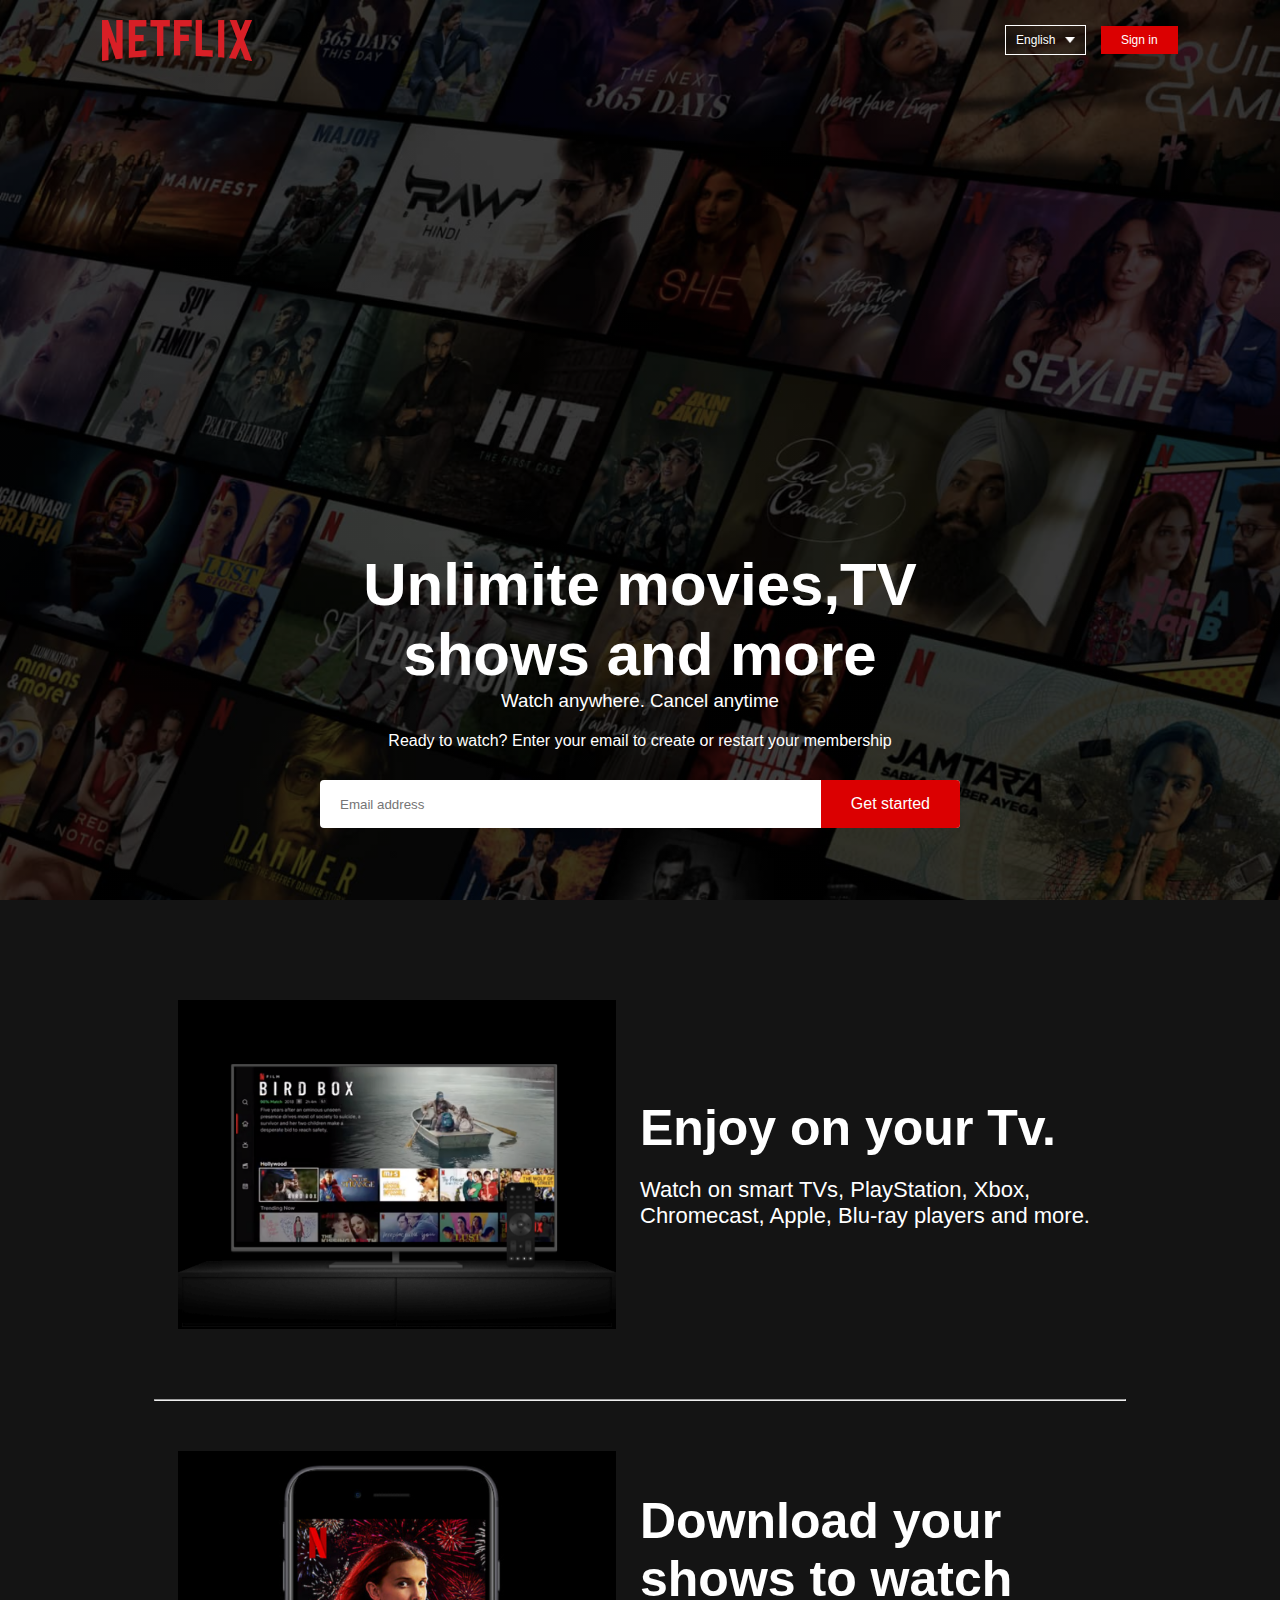
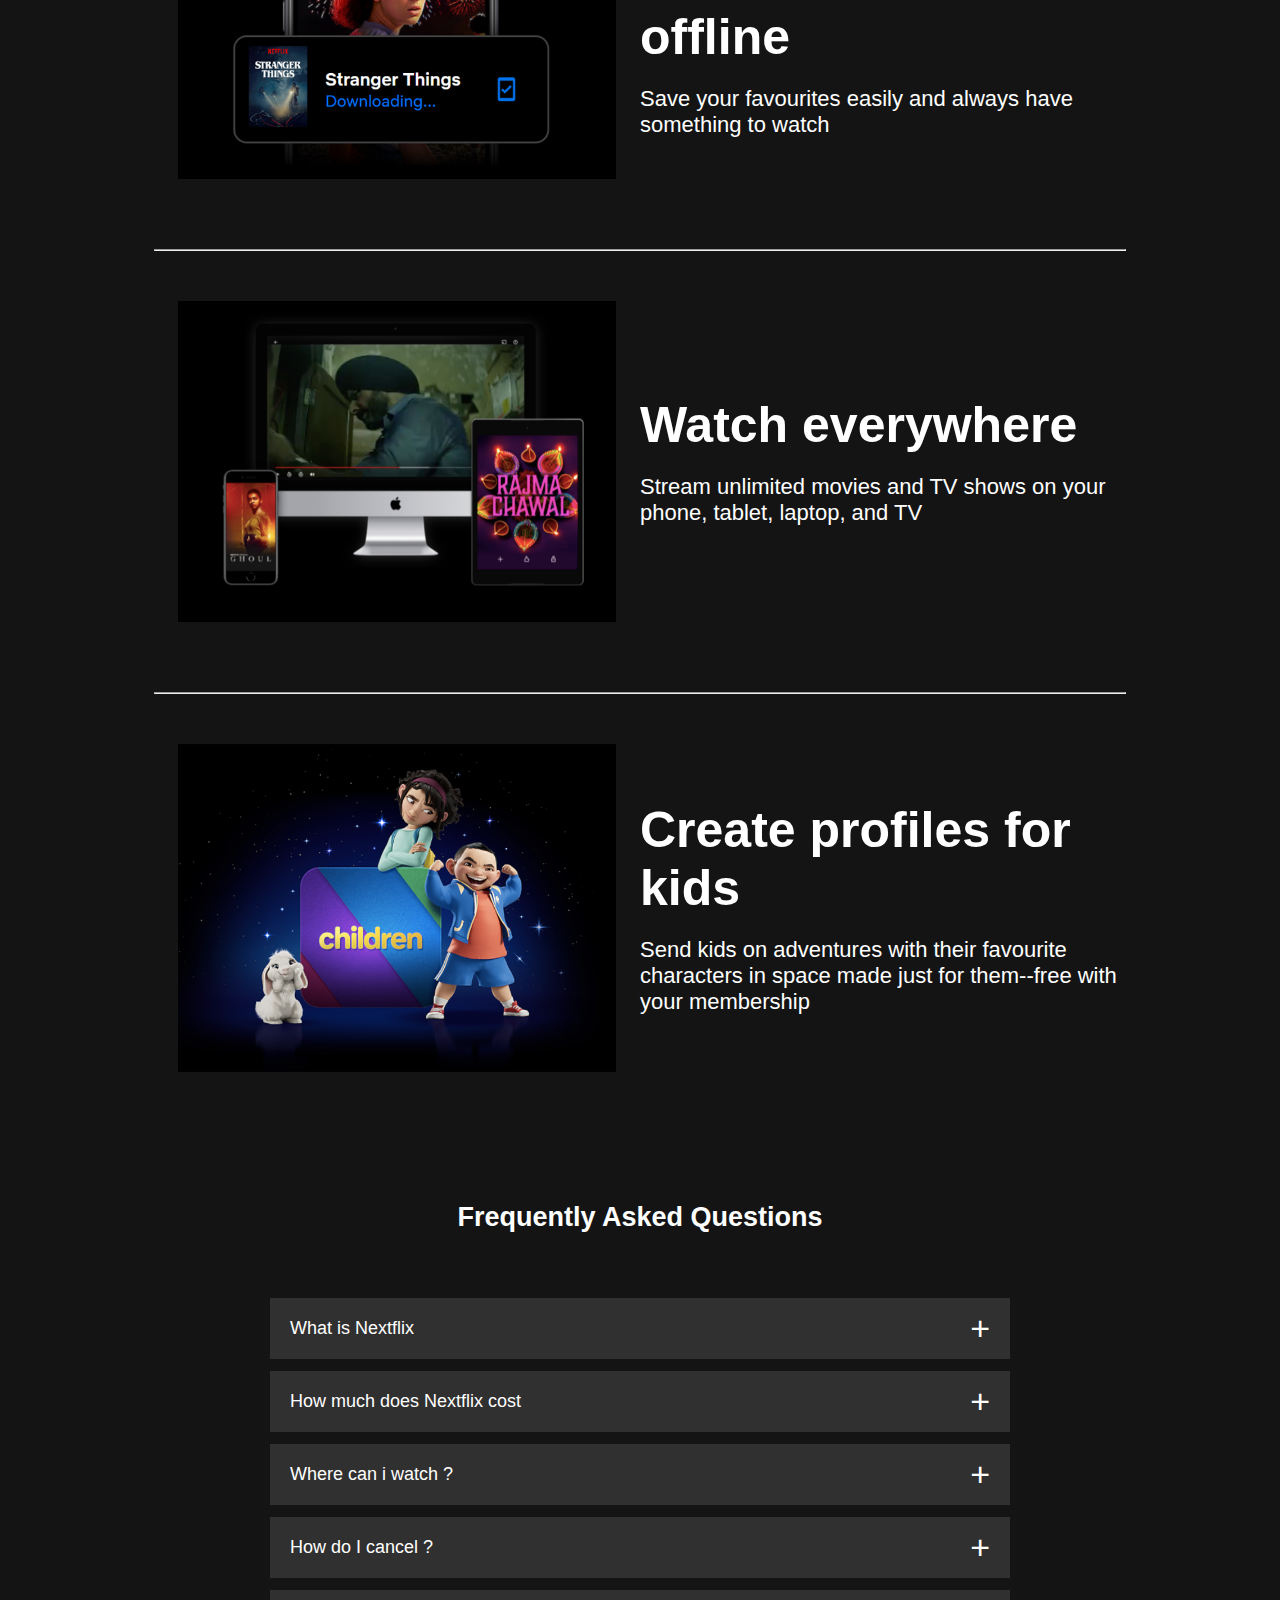
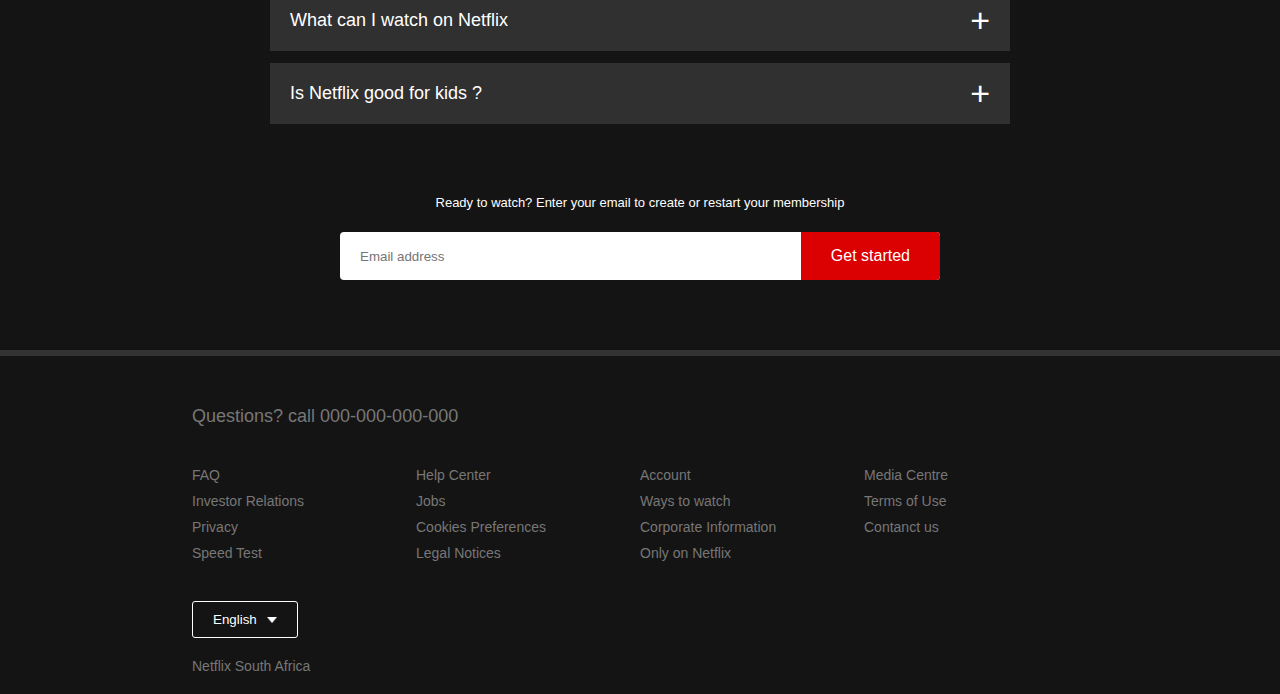
<file: index.html>
<!DOCTYPE html>
<html lang="en">
<head>
    <meta charset="UTF-8">
    <meta name="viewport" content="width=device-width, initial-scale=1.0">
    <title>Netflix Website clone</title>
    <link rel="stylesheet" href="style.css">
</head>
<body>
    <!-- Header  -->
    <div class="header">
        <nav>
            <img src="images/logo.png" class="logo">
            <div>
                <button class="language-btn">English<img src="images/down-icon.png" alt=""></button>
                <a href="signin.html" target="_blank"><button>Sign in</button></a>
            </div>
        </nav>
        <div class="header-content">
            <h1>Unlimite movies,TV shows and more</h1>
            <h3>Watch anywhere. Cancel anytime</h3>
            <p>Ready to watch? Enter your email to create or restart your membership</p>
            <form class="email-signup">
                <input type="email" placeholder="Email address" required>
                <button type="submit">Get started</button>
            </form>
        </div>
        
    </div>
<!-- Features1------------- -->
    <div class="features">
        <div class="row">
            <div class="img-col">
                <img src="images/feature-1.png">
            </div>
            <div class="text-col">
                <h2>Enjoy on your Tv.</h2>
                <p>Watch on smart TVs, PlayStation, Xbox, Chromecast, Apple, Blu-ray players and more.</p>

            </div>
          

        </div>
        <hr>

        <!-- -------------2 -->
        <div class="row">
            <div class="img-col">
                <img src="images/feature-2.png">
            </div>
            <div class="text-col">
                <h2>Download your shows to watch offline</h2>
                <p>Save your favourites easily and always have something to watch</p>

            </div>
            
           

        </div>
        <hr>
        <!-- ---------------3 -->
        <div class="row">
            <div class="img-col">
                <img src="images/feature-3.png">
            </div>
            <div class="text-col">
                <h2>Watch everywhere</h2>
                <p>Stream unlimited movies and TV shows on your phone, tablet, laptop, and TV</p>

            </div>
           
    

        </div>
        <hr>
        <!-- --------- 4-->
        <div class="row">
            <div class="img-col">
                <img src="images/feature-4.png">
            </div>
            <div class="text-col">
                <h2>Create profiles for kids </h2>
                <p>Send kids on adventures with their favourite characters in space made just for them--free with your membership</p>

            </div>
            

        </div>
         
    </div>

    <!--FAQs  -->
    <div class="faq">
        <h2>Frequently Asked Questions</h2>
        <!-- q1 -->
        <ul class="accordion">
            <li>
                <input type="radio" name="accordion" id="first">
                <label for="first" class="faq-label">What is Nextflix</label>
                <div class="content">
                    <p>
                        Netflix is a streaming service that offers a wide variety of award-winning TV shows, movies, anime, 
                        documentaries, and more on thousands of internet-connected devices.
                        You can watch as much as you want, whenever you want without a single commercial – all for one low monthly price
                        . There's always something new to discover and new TV shows and movies are added every week!
    
                    </p>
                </div>
              
        
            </li>
            <!-- q2 -->
            <li>
                <input type="radio" name="accordion" id="second">
                <label for="second" class="faq-label">How much does Nextflix cost</label>
                <div class="content">
                    <p>
                        Watch Netflix on your smartphone, tablet, Smart TV, laptop, or streaming device, all for one fixed monthly fee.
                         Plans range from R 49 to R 199 a month. No extra costs, no contracts.
    
                    </p>
                </div>
               
        
            </li>
            <!-- q3 -->
            <li>
                <input type="radio" name="accordion" id="third">
                <label for="third" class="faq-label">Where can i watch ?</label>
                <div class="content">
                    <p>
                        Watch anywhere, anytime. Sign in with your Netflix account to watch instantly on 
                        the web at netflix.com from your personal computer or on any
                         internet-connected device that offers the Netflix app, 
                         including smart TVs, smartphones, tablets, 
                         streaming media players and game consoles.
                         You can also download your favorite shows with the iOS or Android app. 
                         Use downloads to watch while you're on the go and without an internet connection. Take Netflix with you anywhere.
                    </p>
                </div>
                
        
            </li>
            <!-- q4 -->
            <li>
                <input type="radio" name="accordion" id="forth">
                <label for="forth" class="faq-label">How do I cancel ?</label>
                <div class="content">
                    <p>
                        Netflix is flexible. There are no pesky contracts and no commitments. You can easily cancel your account online in two clicks.
                         There are no cancellation fees  start or stop your account anytime.
                    </p>
                </div>
               
        
            </li>
            <!-- q5 -->
            <li>
                <input type="radio" name="accordion" id="fifth">
                <label for="fifth" class="faq-label">What can I watch on Netflix</label>
                <div class="content">
                    <p>
                        Netflix is a streaming service that offers a wide variety of award-winning TV shows, movies, anime, 
                        documentaries, and more on thousands of internet-connected devices.
                        You can watch as much as you want, whenever you want without a single commercial – all for one low monthly price
                        . There's always something new to discover and new TV shows and movies are added every week!
    
                    </p>
                </div>
              
        
            </li>
            <li>
                <input type="radio" name="accordion" id="sixth">
                <label for="sixth" class="faq-label">Is Netflix good for kids ?</label>
                <div class="content">
                    <p>
                        The Netflix Kids experience is included in your membership to give parents control
                         while kids enjoy family-friendly TV shows and movies in their own space.
                         Kids profiles come with PIN-protected parental controls that let you restrict
                          the maturity rating of content kids can watch and block specific titles you don’t want kids to see.
    
                    </p>
            
                </div>
              
            </li>
        </ul>
        <small>Ready to watch? Enter your email to create or restart your membership</small>
        <form class="email-signup">
            <input type="email" placeholder="Email address" required>
            <button type="submit">Get started</button>
        </form>
    </div>

    <div class="footer">
        <h2>Questions? call 000-000-000-000</h2>

       <div class="row">
        <div class="col">
            <a href="#">FAQ </a>
            <a href="#">Investor Relations</a>
            <a href="#">Privacy </a>
            <a href="#">Speed Test</a>
        </div>
        <div class="col">
            <a href="#">Help Center </a>
            <a href="#">Jobs</a>
            <a href="#">Cookies Preferences </a>
            <a href="#">Legal Notices</a>
        </div>
        <div class="col">
            <a href="#">Account </a>
            <a href="#">Ways to watch </a>
            <a href="#">Corporate Information </a>
            <a href="#">Only on Netflix</a>
        </div>
        <div class="col">
            <a href="#">Media Centre </a>
            <a href="#">Terms of Use </a>
            <a href="#">Contanct us </a>
            
        </div>
       </div> 
       <button class="language-btn">English<img src="images/down-icon.png" alt=""></button>
       <p class="copyright-txt"> Netflix South Africa</p>

    </div>


    
</body>
</html>
</file>
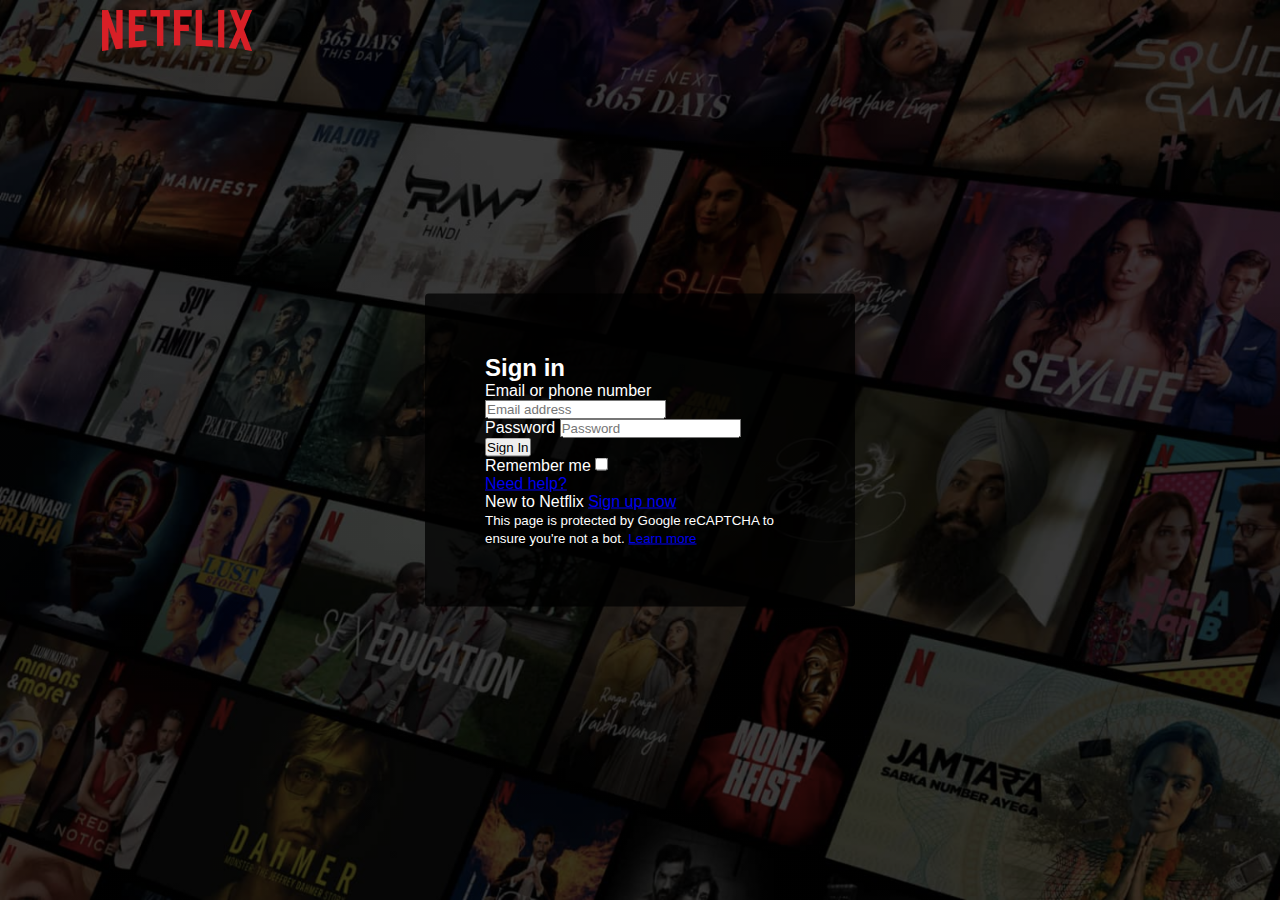
<file: signin.html>
<!DOCTYPE html>
<html lang="en">
<head>
    <meta charset="UTF-8">
    <meta name="viewport" content="width=device-width, initial-scale=1.0">
    <title>Netflix</title>
    <link rel="stylesheet" href="style.css"> 
</head>
<body>
    <div class="header2">
        <img src="images/logo.png" class="logo">

        <!--  -->
        <div class="form-wrapper">
            <h2>Sign in</h2>
            <form action="#" name="sign-in">
                <div class="form-control">
                    <label >Email or phone number</label>
                    <input type="email" name="email" placeholder="Email address">
                   
    
                </div>
                <!--  -->
               <div class="form-control">
                <label >Password</label>
                <input type="password" placeholder="Password">
               
               </div>
               <input type="Submit" value="Sign In" name="Sub" >
               <div class="form-help">
                <div class="remember-me">
                    <label>Remember me</label>
                    <input type="checkbox" id="remember-me">
                   
                </div>
                <a href="#">Need help?</a>
               </div>
            </form> 
            <p>New to Netflix <a href="#">Sign up now</a></p>
            <small>
                This page is protected by Google reCAPTCHA to ensure you're not a bot.
                <a href="#">Learn more</a>   
            </small>  
        </div>
    </div>
 
</body>
</html>
</file>
<file: style.css>
*{
    margin:0;
    padding: 0;
    font-family: 'Poppins',sans-serif;
    box-sizing: border-box;
}

body{
    background: #000;
    color:#fff ;
}
.header{
    width: 100%;
    height: 100vh;
    background-image: linear-gradient(rgba(0,0,0,0.7),rgba(0,0,0,0.7)), url(images/header-image.png);
    background-size: cover;
    background-position: center ;
    padding: 10px 8%;
    position: relative;
}
nav{
    display: flex;
    align-items: center;
    justify-content: space-between;
    padding: 10px 0;
}
.logo{
    width: 150px;
    cursor: pointer;

}
nav button{
    border: 0;
    outline: 0;
    background:#db0001 ;
    color: #fff;
    padding: 7px 20px;
    font-size: 12px;
    border: radius 4px; ;
    margin-left: 10px;
    cursor: pointer;

}
.language-btn{

    display: inline-flex;
    align-items: center;
    background: transparent;
    border: 1px solid #fff;
    padding: 7px 10px;
}
.language-btn img{
    width: 10px;
    margin-left: 10px;
}
.header-content{
    position: absolute;
    top: 50%;
    left: 50%;
    transform: translate(-50%);
    text-align: center;
    margin-top: 100px;
}
.header-content h1{
    font-size: 60px;
    line-height: 70px;
    font-weight: 600;
    max-width: 650px;

}
.header-content h3{
    font-weight: 400;
    margin-bottom: 20px;
}
.email-signup{
    background: #fff;
    border-radius: 4px;
    display: flex;
    align-items: center;
    margin-top: 30px;
    overflow: hidden;
}
.email-signup input{
    flex: 1;
    border: 0;
    outline: 0;
    margin-left: 20px;
}
.email-signup button{
    background: #db0001;
    border: 0;
    outline: 0;
    color: #fff;
    font-size: 16px;
    cursor: pointer;
    padding: 15px 30px;
}
/*----------------Features-------------------*/
.features{
    padding: 50px 12%;
    font-size: 22px;
}
.row{
    display: flex;
    width: 100% ;
    align-items: center;
    flex-wrap: wrap;
    padding: 50px 0;
}
.text-col{
    flex-basis: 50%;
    margin-bottom: 20px;
}
.img-col{
    flex-basis: 50%;
    margin-bottom: 20px;
}
.img-col img{
    display: block;
    width: 90%;
    margin: auto;
}
.features h2{
    font-size: 50px;
    font-weight: 600 ;
    margin-bottom: 20px;
}
/*----------------faq-------------*/
.faq{
    padding: 10px 12%;
    text-align: center;
    font-size: 18px;

}
.fag h2{
    font-weight: 500;
    font-size: 40px;
}
.accordion{
   margin: 60px auto;
   width: 100%;
   max-width: 750px;  
}
.accordion li {
    list-style: none;
    width: 100%;
    padding: 5px;

}
.accordion li .faq-label{
    display: flex;
    align-items: center;
    padding: 20px;
    font-size: 18px;
    font-weight: 500;
    background:#303030 ;
    margin-bottom: 2px;
    cursor: pointer;
    position: relative;
}
.faq-label::after{
    content:'+';
    font-size: 34px;
    position: absolute;
    right: 20px;
    transition:transform 0.5s;
}
input[type="radio"]{
    display: none;
}
.accordion .content{
    background: #303030;
    text-align: left;
    padding: 0 20px;
    max-height: 0;
    overflow: hidden;
    transition: max-height 0.5s, padding 0.5s;

}
.accordion input[type="radio"]:checked + label + .content{
    max-height: 600px;
    padding: 30px 20px;

}
.accordion input[type="radio"]:checked + label::after{
    transform: rotate(135deg);
}
.faq .email-signup{
  max-width: 600px;
  margin: 20px auto 60px ;
}
.faq small {
   font-size: 13px;
}
/* -------Footer ---------------- */
.footer{
  padding: 50px 15% 10px;
  border-top: 6px solid #333;
  color: #777;
}
.footer h2 {

  font-size: 18px;
  font-weight: 400;
  margin-bottom:30px ;

}
.footer .col{
  flex: 25%;
  flex-grow: 1;
  margin-bottom: 20px;
}
.footer .col a {
  display: block;
  text-decoration: none;
  color: #777;
  font-size:14px ;
  margin-bottom: 10px;
 
}
.footer .row{
  align-items: flex-start;
  padding: 10px 0 ;
}
.footer .language-btn{
  color: #fff;
  padding: 10px 20px;
  border-radius: 3px;
}
.copyright-txt{
  font-size: 14px;
  margin-top: 20px;
  margin-bottom: 10px;
}
/*  -----------Media queries for small screen     */
@media only screen and (max-width:600px){
  .logo{
    width: 100px;
  }
  nav button{
    padding: 5px 10px;
  }
  nav .language-btn{
    padding: 4px 8px ;
  }
  .header-content{
    position: unset;
    transform: none;
    padding-top: 150px;

  }
  .header-content{
    font-size: 30px;
  }
  .email-signup button{
    font-size: 12px;
    padding: 10px 15px;

  }
  .text-col, .img-col{
    flex-basis: 100%;
  }
  .features h2{
    font-size: 30px;

  }
  .features p{
    font-size: 15px;
    
  }
  .row:nth-child(2), .row:nth-child(4){
    flex-direction: column-reverse;
  }
  .features .row{
    padding: 10px 0;
  }
  .faq h2{
    font-size: 20px;
  }
 
}
/* --------------- Sign in page  style------------- */
.header2{
    width: 100%;
    height: 100vh;
    background-image: linear-gradient(rgba(0,0,0,0.7),rgba(0,0,0,0.7)), url(images/header-image.png);
    background-size: cover;
    background-position: center ;
    padding: 10px 8%;
    position: relative;
}
.form-wrapper{
    position: absolute;
    left: 50%;
    top: 50%;
    width: 430px;
    padding: 60px;
    border-radius: 4px;
    background: rgba(0,0,0,0.75);
    transform: translate(-50%, -50%);
}


/*----------------Avatar css------------*/
html,body{
    background-color: #141414;
    padding:0;
    margin: 0;
    font-family: Helvetica,Arial ,sans-serif;
  }
  
  .container{
    width: 100%;
    padding: 0 20px;
    margin: 0 auto;
  }
  
  *{
    box-sizing: border-box;
  }
  
  *::-webkit-scrollbar{
    display: none;
  }
  
  header{
    background-color: transparent;
    position: fixed;
    z-index: 100;
    left:0;
    top: 0;
    width: 100%;
    transition: all ease 600ms;
  }
  
  header.black-bg{
    background-color: rgb(20, 20, 20);
  }
  
  .header-cont{
    display: flex;
      justify-content: space-between;
      align-items: center;
      padding: 20px 0;
  }
  
  .navbar {
    display: flex;
    justify-content: space-between;
    align-items: center;
    padding: 10px 20px;
    background-color: black;
  }
  
  .left-cont{
    display: flex;
    flex-direction: row;
    align-items: center;
  }
  
  .header-brand{
    max-width: 60px;
  }
  
  .main-nav{
    list-style: none;
    display: inline-flex;
    gap: 20px;
  }
  
  .nav-item.active{
    
    font-weight: 700;
  }
  
  .navbar__brand img {
    height: 50px;
  }
  
  .navbar__nav__items {
    display: flex;
    align-items: center;
  }
  
  .nav__item {
    margin-left: 20px;
  }
  
  
  .page-wrapper {
    display: flex;
    justify-content: center;
    align-items: center;
    height: calc(100vh - 100px); /* Adjust based on header height */
    padding: 0 20px;
  }
  
  .profile-container {
     text-align: center;
      position: fixed; /* Fix the position of the profile container */
      top: 50%;
      left: 50%;
      transform: translate(-50%, -50%);
  }
  
  .profile-title {
    color: #fff;
    font-size: 2.5rem;
    margin-bottom: 20px;
  }
  
  .avatars {
    display: flex;
    justify-content: center;
    gap: 20px;
  }
  
  .avatar-button {
    display: flex;
    flex-direction: column;
    align-items: center;
    border: none;
    background: none;
    cursor: pointer;
  }
  
  .avatar-button img {
    width: 100px;
    height: 100px;
    border-radius: 8px;
    margin-bottom: 10px;
  }
  
  .avatar-name {
    margin-top: 10px;
    font-size: 16px;
    color: #fff;
  }
</file>
